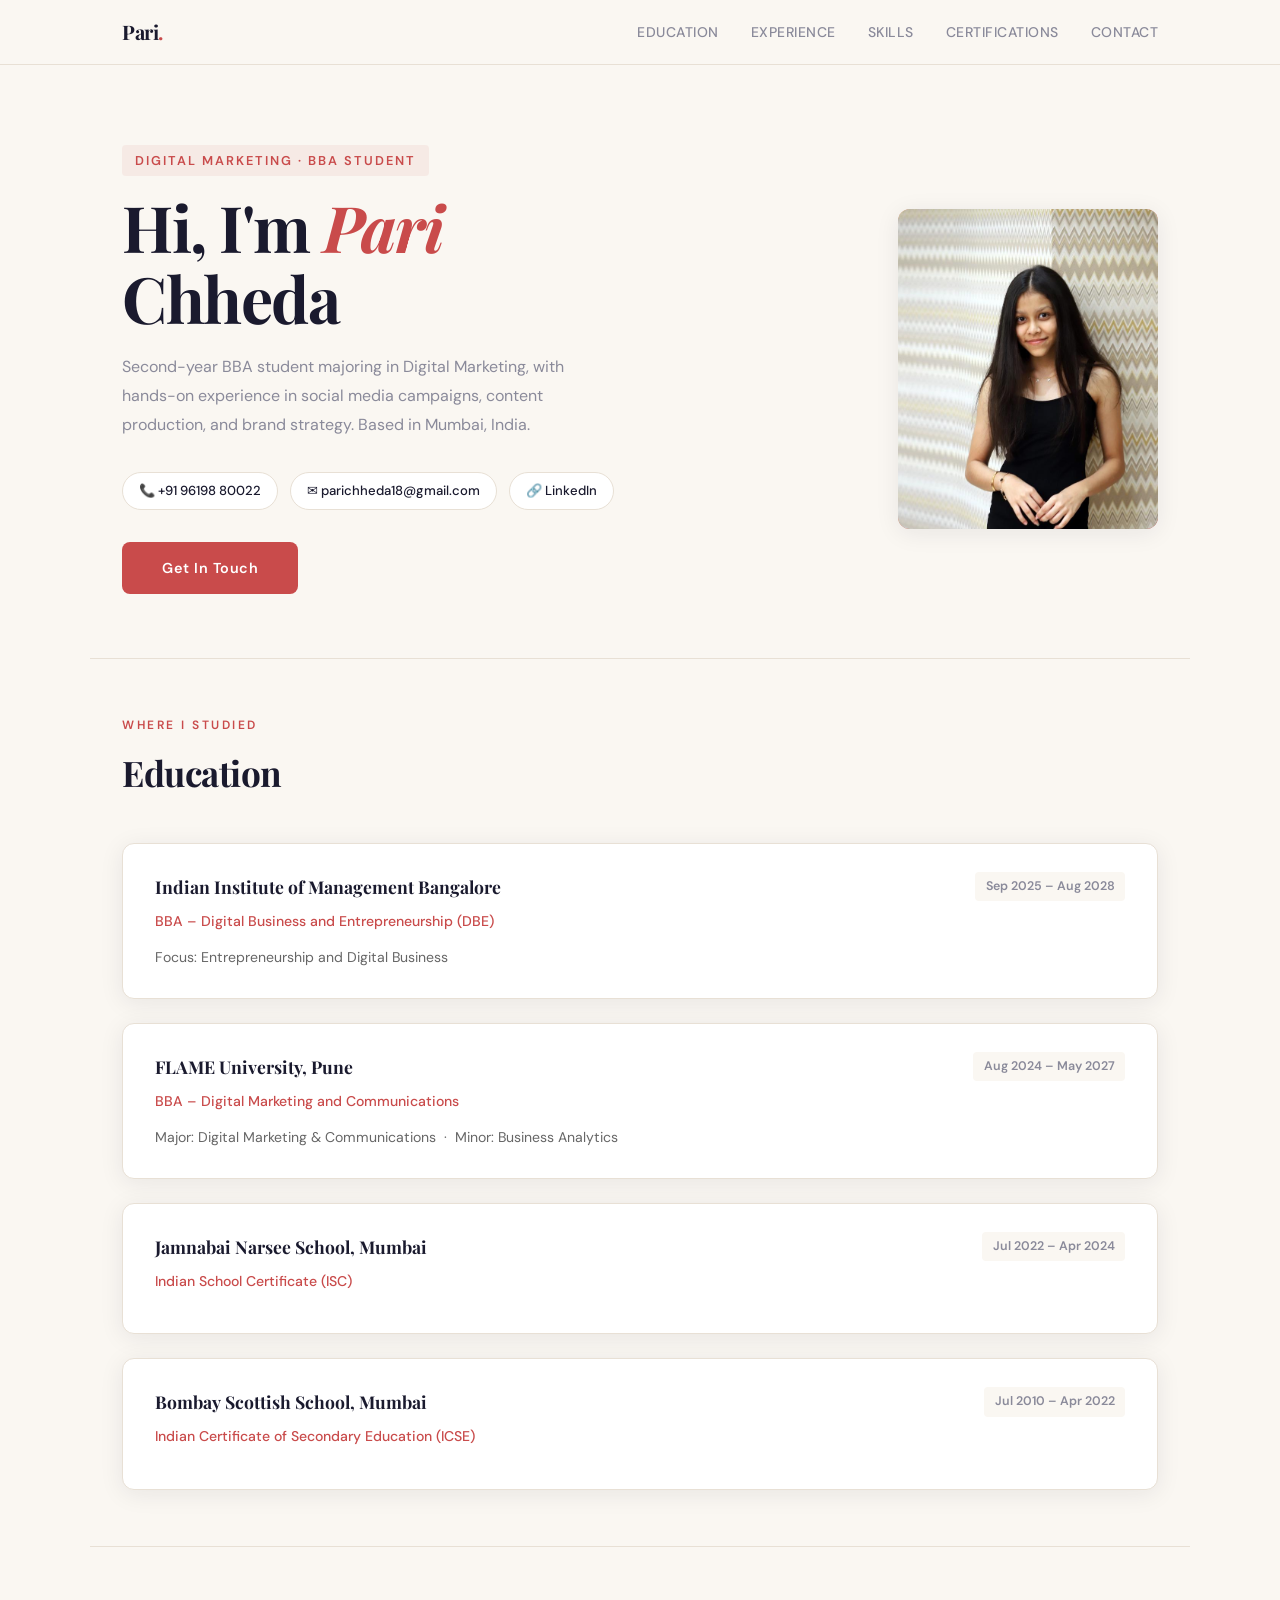
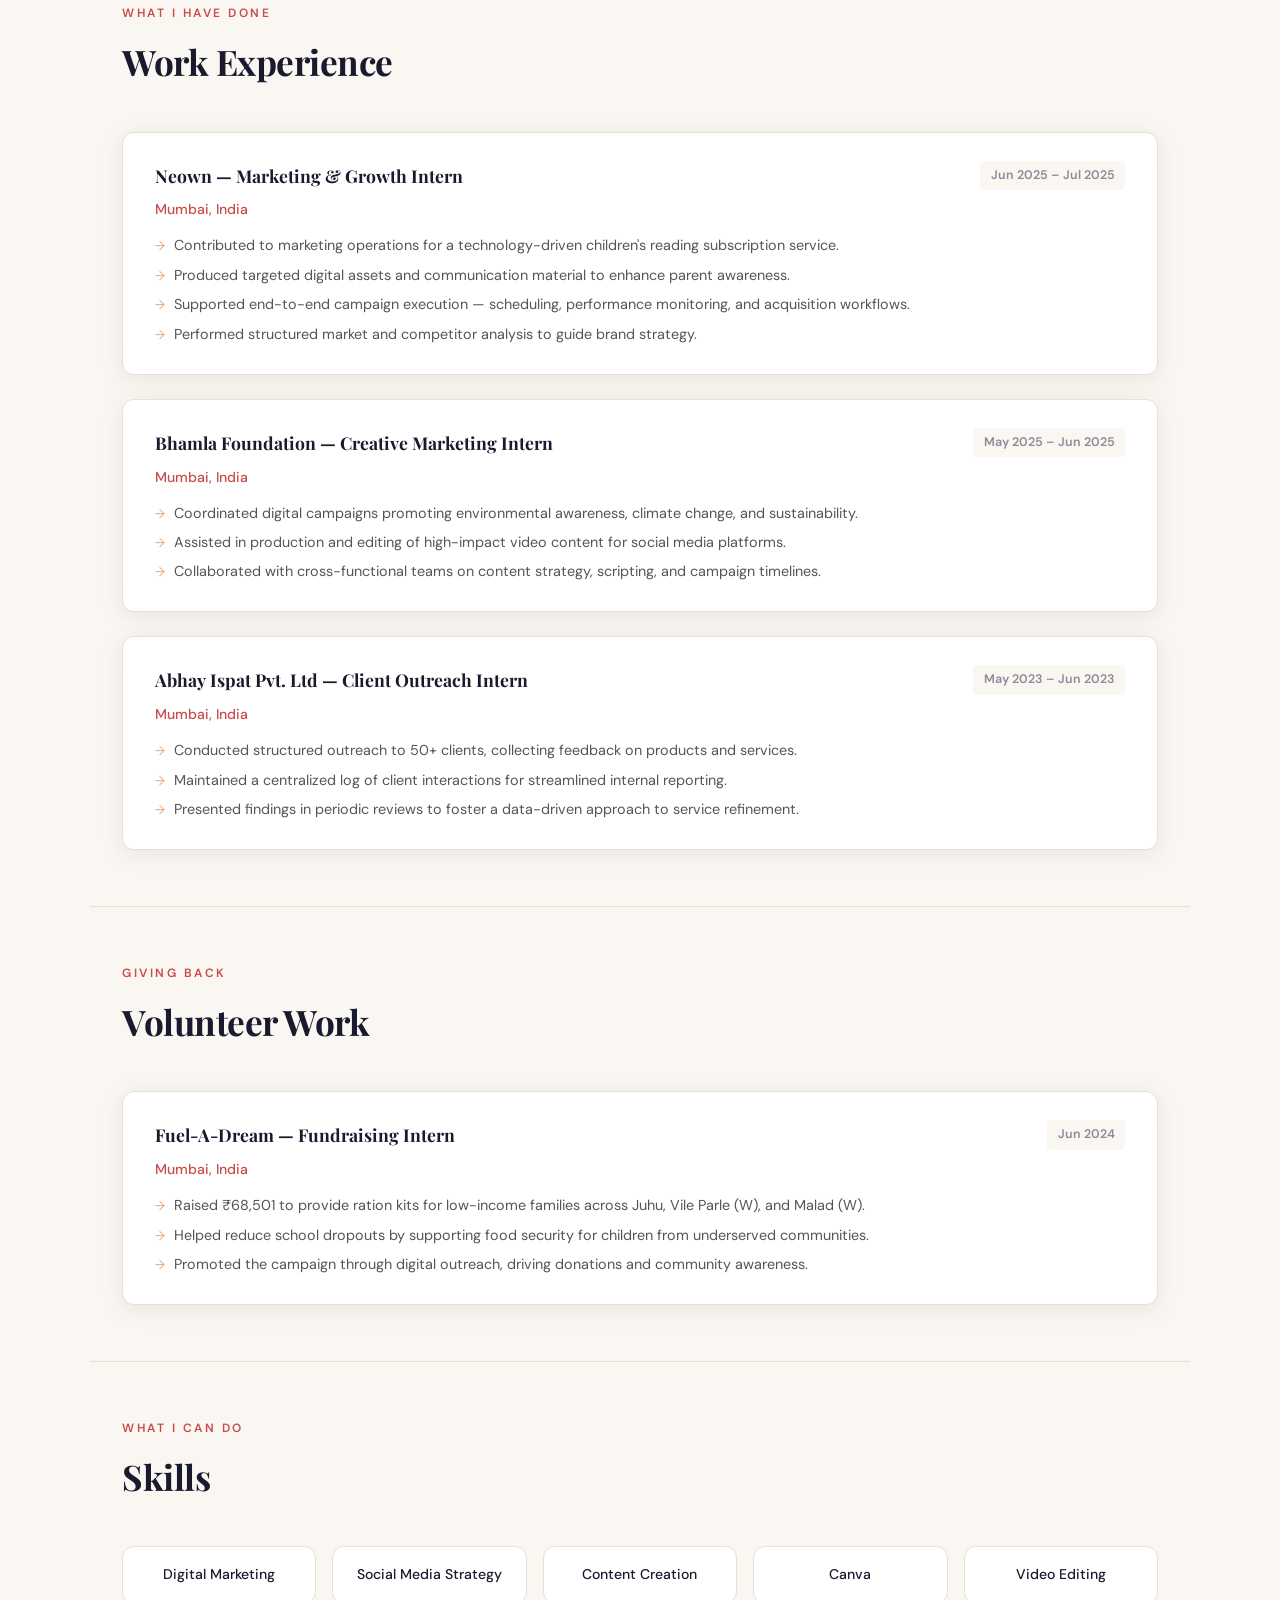
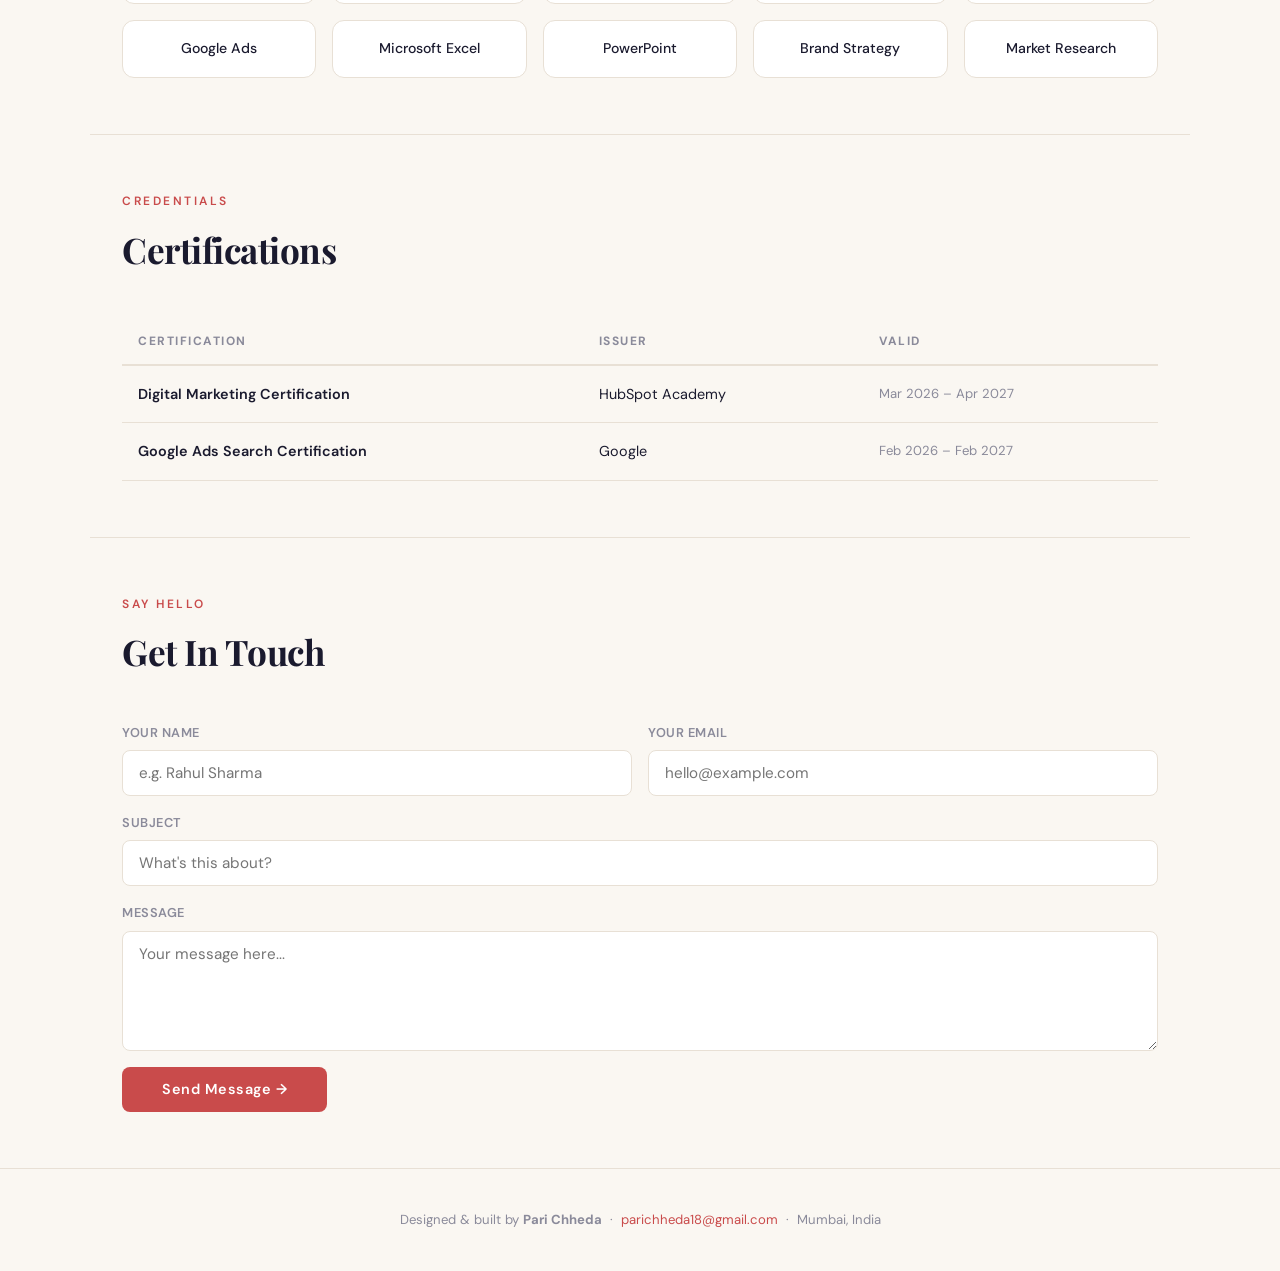
<file: index.html>
<!DOCTYPE html>
<html lang="en">

<!-- 
  Pari Chheda — Personal Resume Website
  index.html  |  stylesheet: css/style.css
  Built with HTML + CSS fundamentals
-->

<head>
  <meta charset="UTF-8" />
  <meta name="viewport" content="width=device-width, initial-scale=1.0" />
  <title>Pari Chheda | Digital Marketing</title>

  <!-- Google Fonts — loaded via URL, not a local file -->
  <link rel="preconnect" href="https://fonts.googleapis.com" />
  <link rel="preconnect" href="https://fonts.gstatic.com" crossorigin />
  <link href="https://fonts.googleapis.com/css2?family=Playfair+Display:ital,wght@0,400;0,700;1,400&family=DM+Sans:wght@300;400;500;600&display=swap" rel="stylesheet" />

  <!-- External stylesheet — filepath: css/style.css -->
  <link rel="stylesheet" href="style.css" />
</head>

<body>

  <!-- ===================== NAVIGATION BAR ===================== -->
  <nav>
    <div class="nav-inner">
      <!-- anchor tag used as logo link -->
      <a href="#hero" class="nav-logo">Pari<span>.</span></a>

      <!-- unordered list for navigation links -->
      <ul class="nav-links">
        <li><a href="#education">Education</a></li>
        <li><a href="#experience">Experience</a></li>
        <li><a href="#skills">Skills</a></li>
        <li><a href="#certifications">Certifications</a></li>
        <li><a href="#contact">Contact</a></li>
      </ul>
    </div>
  </nav>

  <!-- ===================== HERO ===================== -->
  <div id="hero">
    <div class="hero-text">

      <!-- span used inline for the eyebrow label -->
      <p class="hero-eyebrow">Digital Marketing &middot; BBA Student</p>

      <h1>Hi, I'm <em>Pari</em><br />Chheda</h1>

      <!-- paragraph tag for bio -->
      <p class="hero-bio">
        Second-year BBA student majoring in Digital Marketing, with hands-on
        experience in social media campaigns, content production, and brand strategy.
        Based in Mumbai, India.
      </p>

      <!-- contact row — anchor tags as pill links -->
      <div class="hero-contact">
        <a href="tel:+919619880022" class="contact-pill">&#128222; +91 96198 80022</a>
        <a href="mailto:parichheda18@gmail.com" class="contact-pill">&#9993; parichheda18@gmail.com</a>
        <a href="https://www.linkedin.com/in/pari-chheda-794829334" target="_blank" class="contact-pill">&#128279; LinkedIn</a>
      </div>

      <!-- anchor styled as a button -->
      <a href="#contact" class="btn-primary">Get In Touch</a>

    </div>

    <!-- decorative hero block — swap the letter "P" for an <img> tag later -->
    <img src="images/profile.jpg" alt="Pari Chheda" class="hero-image" /> 
    
  </div>

  <!-- ===================== EDUCATION ===================== -->
  <section id="education">
    <p class="section-label">Where I studied</p>
    <h2 class="section-title">Education</h2>

    <div class="timeline">

      <!-- card: IIM Bangalore -->
      <div class="card">
        <div class="card-header">
          <h3>Indian Institute of Management Bangalore</h3>
          <span class="card-date">Sep 2025 &ndash; Aug 2028</span>
        </div>
        <p class="card-sub">BBA &ndash; Digital Business and Entrepreneurship (DBE)</p>
        <p class="card-note">Focus: Entrepreneurship and Digital Business</p>
      </div>

      <!-- card: FLAME University -->
      <div class="card">
        <div class="card-header">
          <h3>FLAME University, Pune</h3>
          <span class="card-date">Aug 2024 &ndash; May 2027</span>
        </div>
        <p class="card-sub">BBA &ndash; Digital Marketing and Communications</p>
        <p class="card-note">Major: Digital Marketing &amp; Communications &nbsp;&middot;&nbsp; Minor: Business Analytics</p>
      </div>

      <!-- card: Jamnabai Narsee School -->
      <div class="card">
        <div class="card-header">
          <h3>Jamnabai Narsee School, Mumbai</h3>
          <span class="card-date">Jul 2022 &ndash; Apr 2024</span>
        </div>
        <p class="card-sub">Indian School Certificate (ISC)</p>
      </div>

      <!-- card: Bombay Scottish School -->
      <div class="card">
        <div class="card-header">
          <h3>Bombay Scottish School, Mumbai</h3>
          <span class="card-date">Jul 2010 &ndash; Apr 2022</span>
        </div>
        <p class="card-sub">Indian Certificate of Secondary Education (ICSE)</p>
      </div>

    </div>
  </section>

  <!-- ===================== WORK EXPERIENCE ===================== -->
  <section id="experience">
    <p class="section-label">What I have done</p>
    <h2 class="section-title">Work Experience</h2>

    <div class="timeline">

      <!-- Neown -->
      <div class="card">
        <div class="card-header">
          <h3>Neown &mdash; Marketing &amp; Growth Intern</h3>
          <span class="card-date">Jun 2025 &ndash; Jul 2025</span>
        </div>
        <p class="card-sub">Mumbai, India</p>
        <!-- unordered list of responsibilities -->
        <ul>
          <li>Contributed to marketing operations for a technology-driven children's reading subscription service.</li>
          <li>Produced targeted digital assets and communication material to enhance parent awareness.</li>
          <li>Supported end-to-end campaign execution &mdash; scheduling, performance monitoring, and acquisition workflows.</li>
          <li>Performed structured market and competitor analysis to guide brand strategy.</li>
        </ul>
      </div>

      <!-- Bhamla Foundation -->
      <div class="card">
        <div class="card-header">
          <h3>Bhamla Foundation &mdash; Creative Marketing Intern</h3>
          <span class="card-date">May 2025 &ndash; Jun 2025</span>
        </div>
        <p class="card-sub">Mumbai, India</p>
        <ul>
          <li>Coordinated digital campaigns promoting environmental awareness, climate change, and sustainability.</li>
          <li>Assisted in production and editing of high-impact video content for social media platforms.</li>
          <li>Collaborated with cross-functional teams on content strategy, scripting, and campaign timelines.</li>
        </ul>
      </div>

      <!-- Abhay Ispat -->
      <div class="card">
        <div class="card-header">
          <h3>Abhay Ispat Pvt. Ltd &mdash; Client Outreach Intern</h3>
          <span class="card-date">May 2023 &ndash; Jun 2023</span>
        </div>
        <p class="card-sub">Mumbai, India</p>
        <ul>
          <li>Conducted structured outreach to 50+ clients, collecting feedback on products and services.</li>
          <li>Maintained a centralized log of client interactions for streamlined internal reporting.</li>
          <li>Presented findings in periodic reviews to foster a data-driven approach to service refinement.</li>
        </ul>
      </div>

    </div>
  </section>

  <!-- ===================== VOLUNTEER WORK ===================== -->
  <section id="volunteer">
    <p class="section-label">Giving back</p>
    <h2 class="section-title">Volunteer Work</h2>

    <div class="timeline">
      <div class="card">
        <div class="card-header">
          <h3>Fuel-A-Dream &mdash; Fundraising Intern</h3>
          <span class="card-date">Jun 2024</span>
        </div>
        <p class="card-sub">Mumbai, India</p>
        <ul>
          <li>Raised &#8377;68,501 to provide ration kits for low-income families across Juhu, Vile Parle (W), and Malad (W).</li>
          <li>Helped reduce school dropouts by supporting food security for children from underserved communities.</li>
          <li>Promoted the campaign through digital outreach, driving donations and community awareness.</li>
        </ul>
      </div>
    </div>
  </section>

  <!-- ===================== SKILLS ===================== -->
  <section id="skills">
    <p class="section-label">What I can do</p>
    <h2 class="section-title">Skills</h2>

    <!-- CSS Grid layout applied via .skills-grid class in style.css -->
    <div class="skills-grid">
      <div class="skill-item">Digital Marketing</div>
      <div class="skill-item">Social Media Strategy</div>
      <div class="skill-item">Content Creation</div>
      <div class="skill-item">Canva</div>
      <div class="skill-item">Video Editing</div>
      <div class="skill-item">Google Ads</div>
      <div class="skill-item">Microsoft Excel</div>
      <div class="skill-item">PowerPoint</div>
      <div class="skill-item">Brand Strategy</div>
      <div class="skill-item">Market Research</div>
    </div>
  </section>

  <!-- ===================== CERTIFICATIONS ===================== -->
  <section id="certifications">
    <p class="section-label">Credentials</p>
    <h2 class="section-title">Certifications</h2>

    <!-- HTML table — styled via #certifications table in style.css -->
    <table>
      <thead>
        <tr>
          <th>Certification</th>
          <th>Issuer</th>
          <th>Valid</th>
        </tr>
      </thead>
      <tbody>
        <tr>
          <td>Digital Marketing Certification</td>
          <td>HubSpot Academy</td>
          <td>Mar 2026 &ndash; Apr 2027</td>
        </tr>
        <tr>
          <td>Google Ads Search Certification</td>
          <td>Google</td>
          <td>Feb 2026 &ndash; Feb 2027</td>
        </tr>
      </tbody>
    </table>
  </section>

  <!-- ===================== CONTACT FORM ===================== -->
  <section id="contact">
    <p class="section-label">Say hello</p>
    <h2 class="section-title">Get In Touch</h2>

    <!-- HTML form with labels, inputs, textarea, and submit button -->
    <form action="#" method="post">
      <div class="form-wrapper">

        <div class="form-group">
          <label for="name">Your Name</label>
          <input type="text" id="name" name="name" placeholder="e.g. Rahul Sharma" required />
        </div>

        <div class="form-group">
          <label for="email">Your Email</label>
          <input type="email" id="email" name="email" placeholder="hello@example.com" required />
        </div>

        <div class="form-group full-width">
          <label for="subject">Subject</label>
          <input type="text" id="subject" name="subject" placeholder="What's this about?" />
        </div>

        <div class="form-group full-width">
          <label for="message">Message</label>
          <textarea id="message" name="message" placeholder="Your message here..."></textarea>
        </div>

        <!-- submit button -->
        <div class="full-width">
          <button type="submit" class="btn-primary">Send Message &rarr;</button>
        </div>

      </div>
    </form>
  </section>

  <!-- ===================== FOOTER ===================== -->
  <footer>
    <p>
      Designed &amp; built by <strong>Pari Chheda</strong>
      &nbsp;&middot;&nbsp;
      <a href="mailto:parichheda18@gmail.com">parichheda18@gmail.com</a>
      &nbsp;&middot;&nbsp;
      Mumbai, India
    </p>
  </footer>

</body>
</html>
</file>
<file: style.css>
/* =============================================
   Pari Chheda — Resume Website Stylesheet
   style.css | linked from index.html
   ============================================= */

/* =============================================
   CSS VARIABLES — color palette & theme
   ============================================= */
:root {
  --color-bg: #faf7f2;
  --color-dark: #1a1a2e;
  --color-primary: #c94b4b;
  --color-accent: #e8a87c;
  --color-muted: #8a8a9a;
  --color-card: #ffffff;
  --color-border: #e8e0d5;
  --font-display: 'Playfair Display', Georgia, serif;
  --font-body: 'DM Sans', sans-serif;
  --max-width: 1100px;
  --radius: 12px;
  --shadow: 0 4px 24px rgba(26, 26, 46, 0.08);
}

/* =============================================
   RESET & BASE
   ============================================= */
*, *::before, *::after {
  box-sizing: border-box;
  margin: 0;
  padding: 0;
}

html {
  scroll-behavior: smooth;
}

body {
  background-color: var(--color-bg);
  color: var(--color-dark);
  font-family: var(--font-body);
  font-weight: 400;
  line-height: 1.7;
  font-size: 16px;
}

/* =============================================
   NAVIGATION BAR
   ============================================= */
nav {
  position: sticky;
  top: 0;
  z-index: 100;
  background-color: rgba(250, 247, 242, 0.92);
  backdrop-filter: blur(8px);
  border-bottom: 1px solid var(--color-border);
}

.nav-inner {
  max-width: var(--max-width);
  margin: 0 auto;
  padding: 0 2rem;
  display: flex;
  justify-content: space-between;
  align-items: center;
  height: 64px;
}

.nav-logo {
  font-family: var(--font-display);
  font-size: 1.25rem;
  font-weight: 700;
  color: var(--color-dark);
  text-decoration: none;
  letter-spacing: -0.5px;
}

.nav-logo span {
  color: var(--color-primary);
}

.nav-links {
  list-style: none;
  display: flex;
  gap: 2rem;
}

.nav-links li a {
  text-decoration: none;
  color: var(--color-muted);
  font-size: 0.875rem;
  font-weight: 500;
  letter-spacing: 0.5px;
  text-transform: uppercase;
  transition: color 0.2s;
}

.nav-links li a:hover {
  color: var(--color-primary);
}

/* =============================================
   HERO SECTION
   ============================================= */
#hero {
  max-width: var(--max-width);
  margin: 0 auto;
  padding: 5rem 2rem 4rem;
  display: flex;
  align-items: center;
  gap: 4rem;
}

.hero-text {
  flex: 1;
}

.hero-eyebrow {
  display: inline-block;
  font-size: 0.8rem;
  font-weight: 600;
  letter-spacing: 2px;
  text-transform: uppercase;
  color: var(--color-primary);
  margin-bottom: 1rem;
  padding: 0.3rem 0.8rem;
  background-color: rgba(201, 75, 75, 0.08);
  border-radius: 4px;
}

#hero h1 {
  font-family: var(--font-display);
  font-size: clamp(2.5rem, 5vw, 4rem);
  line-height: 1.1;
  letter-spacing: -1.5px;
  color: var(--color-dark);
  margin-bottom: 1.25rem;
}

#hero h1 em {
  color: var(--color-primary);
  font-style: italic;
}

.hero-bio {
  font-size: 1rem;
  color: var(--color-muted);
  max-width: 480px;
  line-height: 1.8;
  margin-bottom: 2rem;
}

.hero-contact {
  display: flex;
  flex-wrap: wrap;
  gap: 0.75rem;
  margin-bottom: 2rem;
}

.contact-pill {
  display: inline-flex;
  align-items: center;
  gap: 0.4rem;
  padding: 0.45rem 1rem;
  border: 1.5px solid var(--color-border);
  border-radius: 999px;
  text-decoration: none;
  color: var(--color-dark);
  font-size: 0.82rem;
  font-weight: 500;
  background-color: var(--color-card);
  transition: border-color 0.2s, background-color 0.2s, color 0.2s;
}

.contact-pill:hover {
  border-color: var(--color-primary);
  color: var(--color-primary);
  background-color: rgba(201, 75, 75, 0.04);
}

.hero-image {
  flex-shrink: 0;
  width: 260px;
  height: 320px;
  border-radius: var(--radius);
  background: linear-gradient(135deg, var(--color-accent) 0%, var(--color-primary) 100%);
  display: flex;
  align-items: center;
  justify-content: center;
  font-family: var(--font-display);
  font-size: 5rem;
  color: rgba(255, 255, 255, 0.6);
  font-style: italic;
  box-shadow: var(--shadow);
  position: relative;
  overflow: hidden;
  object-fit: cover;
  object-position: center top;
}

.hero-image::after {
  content: '';
  position: absolute;
  inset: 0;
  background: repeating-linear-gradient(
    45deg,
    transparent,
    transparent 12px,
    rgba(255, 255, 255, 0.04) 12px,
    rgba(255, 255, 255, 0.04) 24px
  );
}

/* =============================================
   SHARED SECTION STYLES
   ============================================= */
section {
  max-width: var(--max-width);
  margin: 0 auto;
  padding: 3.5rem 2rem;
  border-top: 1px solid var(--color-border);
}

.section-label {
  font-size: 0.75rem;
  font-weight: 600;
  letter-spacing: 2.5px;
  text-transform: uppercase;
  color: var(--color-primary);
  margin-bottom: 0.5rem;
}

.section-title {
  font-family: var(--font-display);
  font-size: clamp(1.6rem, 3vw, 2.2rem);
  letter-spacing: -0.5px;
  color: var(--color-dark);
  margin-bottom: 2.5rem;
}

/* =============================================
   CARDS (Education, Experience, Volunteer)
   ============================================= */
.timeline {
  display: flex;
  flex-direction: column;
  gap: 1.5rem;
}

.card {
  background-color: var(--color-card);
  border: 1px solid var(--color-border);
  border-radius: var(--radius);
  padding: 1.75rem 2rem;
  box-shadow: var(--shadow);
  transition: transform 0.2s, box-shadow 0.2s;
  position: relative;
}

.card:hover {
  transform: translateY(-3px);
  box-shadow: 0 8px 32px rgba(26, 26, 46, 0.12);
}

.card::before {
  content: '';
  position: absolute;
  left: 0;
  top: 1.5rem;
  bottom: 1.5rem;
  width: 3px;
  background-color: var(--color-primary);
  border-radius: 0 2px 2px 0;
  opacity: 0;
  transition: opacity 0.2s;
}

.card:hover::before {
  opacity: 1;
}

.card-header {
  display: flex;
  justify-content: space-between;
  align-items: flex-start;
  gap: 1rem;
  margin-bottom: 0.5rem;
  flex-wrap: wrap;
}

.card h3 {
  font-family: var(--font-display);
  font-size: 1.1rem;
  font-weight: 700;
  color: var(--color-dark);
}

.card-date {
  font-size: 0.78rem;
  font-weight: 600;
  color: var(--color-muted);
  background-color: var(--color-bg);
  padding: 0.25rem 0.65rem;
  border-radius: 4px;
  white-space: nowrap;
}

.card-sub {
  font-size: 0.88rem;
  color: var(--color-primary);
  font-weight: 500;
  margin-bottom: 0.75rem;
}

.card-note {
  font-size: 0.88rem;
  color: #666;
}

.card ul {
  list-style: none;
  display: flex;
  flex-direction: column;
  gap: 0.4rem;
  padding-left: 0;
}

.card ul li {
  font-size: 0.9rem;
  color: #555;
  padding-left: 1.2rem;
  position: relative;
  line-height: 1.6;
}

.card ul li::before {
  content: '→';
  position: absolute;
  left: 0;
  color: var(--color-accent);
  font-size: 0.8rem;
  top: 2px;
}

/* =============================================
   SKILLS GRID
   ============================================= */
.skills-grid {
  display: grid;
  grid-template-columns: repeat(auto-fill, minmax(160px, 1fr));
  gap: 1rem;
}

.skill-item {
  background-color: var(--color-card);
  border: 1px solid var(--color-border);
  border-radius: var(--radius);
  padding: 1rem 1.25rem;
  font-size: 0.88rem;
  font-weight: 500;
  color: var(--color-dark);
  text-align: center;
  transition: background-color 0.2s, border-color 0.2s, color 0.2s;
}

.skill-item:hover {
  background-color: var(--color-primary);
  border-color: var(--color-primary);
  color: #fff;
}

/* =============================================
   CERTIFICATIONS TABLE
   ============================================= */
#certifications table {
  width: 100%;
  border-collapse: collapse;
  font-size: 0.9rem;
}

#certifications thead th {
  text-align: left;
  padding: 0.75rem 1rem;
  font-size: 0.75rem;
  letter-spacing: 1.5px;
  text-transform: uppercase;
  color: var(--color-muted);
  border-bottom: 2px solid var(--color-border);
}

#certifications tbody tr {
  border-bottom: 1px solid var(--color-border);
  transition: background-color 0.15s;
}

#certifications tbody tr:hover {
  background-color: rgba(201, 75, 75, 0.03);
}

#certifications tbody td {
  padding: 1rem;
  vertical-align: middle;
}

#certifications tbody td:first-child {
  font-weight: 600;
  color: var(--color-dark);
}

#certifications tbody td:last-child {
  color: var(--color-muted);
  font-size: 0.82rem;
}

/* =============================================
   CONTACT FORM
   ============================================= */
.form-wrapper {
  display: grid;
  grid-template-columns: 1fr 1fr;
  gap: 1rem;
}

.form-wrapper .full-width {
  grid-column: 1 / -1;
}

.form-group {
  display: flex;
  flex-direction: column;
  gap: 0.4rem;
}

.form-group label {
  font-size: 0.8rem;
  font-weight: 600;
  letter-spacing: 0.5px;
  text-transform: uppercase;
  color: var(--color-muted);
}

.form-group input,
.form-group textarea {
  padding: 0.75rem 1rem;
  border: 1.5px solid var(--color-border);
  border-radius: 8px;
  font-family: var(--font-body);
  font-size: 0.95rem;
  color: var(--color-dark);
  background-color: var(--color-card);
  outline: none;
  transition: border-color 0.2s;
}

.form-group input:focus,
.form-group textarea:focus {
  border-color: var(--color-primary);
}

.form-group textarea {
  resize: vertical;
  min-height: 120px;
}

/* =============================================
   BUTTONS
   ============================================= */
.btn-primary {
  display: inline-block;
  padding: 0.85rem 2.5rem;
  background-color: var(--color-primary);
  color: #fff;
  font-family: var(--font-body);
  font-size: 0.9rem;
  font-weight: 600;
  letter-spacing: 0.5px;
  border: none;
  border-radius: 8px;
  cursor: pointer;
  transition: background-color 0.2s, transform 0.15s;
  text-decoration: none;
}

.btn-primary:hover {
  background-color: #b03a3a;
  transform: translateY(-1px);
}

.btn-primary:active {
  transform: translateY(0);
}

/* =============================================
   FOOTER
   ============================================= */
footer {
  border-top: 1px solid var(--color-border);
  text-align: center;
  padding: 2.5rem 2rem;
  font-size: 0.82rem;
  color: var(--color-muted);
}

footer a {
  color: var(--color-primary);
  text-decoration: none;
}

footer a:hover {
  text-decoration: underline;
}

/* =============================================
   RESPONSIVE DESIGN — media queries
   ============================================= */
@media (max-width: 768px) {
  #hero {
    flex-direction: column-reverse;
    gap: 2rem;
    padding-top: 3rem;
  }

  .hero-image {
    width: 100%;
    height: 200px;
  }

  .nav-links {
    display: none;
  }

  .form-wrapper {
    grid-template-columns: 1fr;
  }

  .form-wrapper .full-width {
    grid-column: 1;
  }
}
</file>
